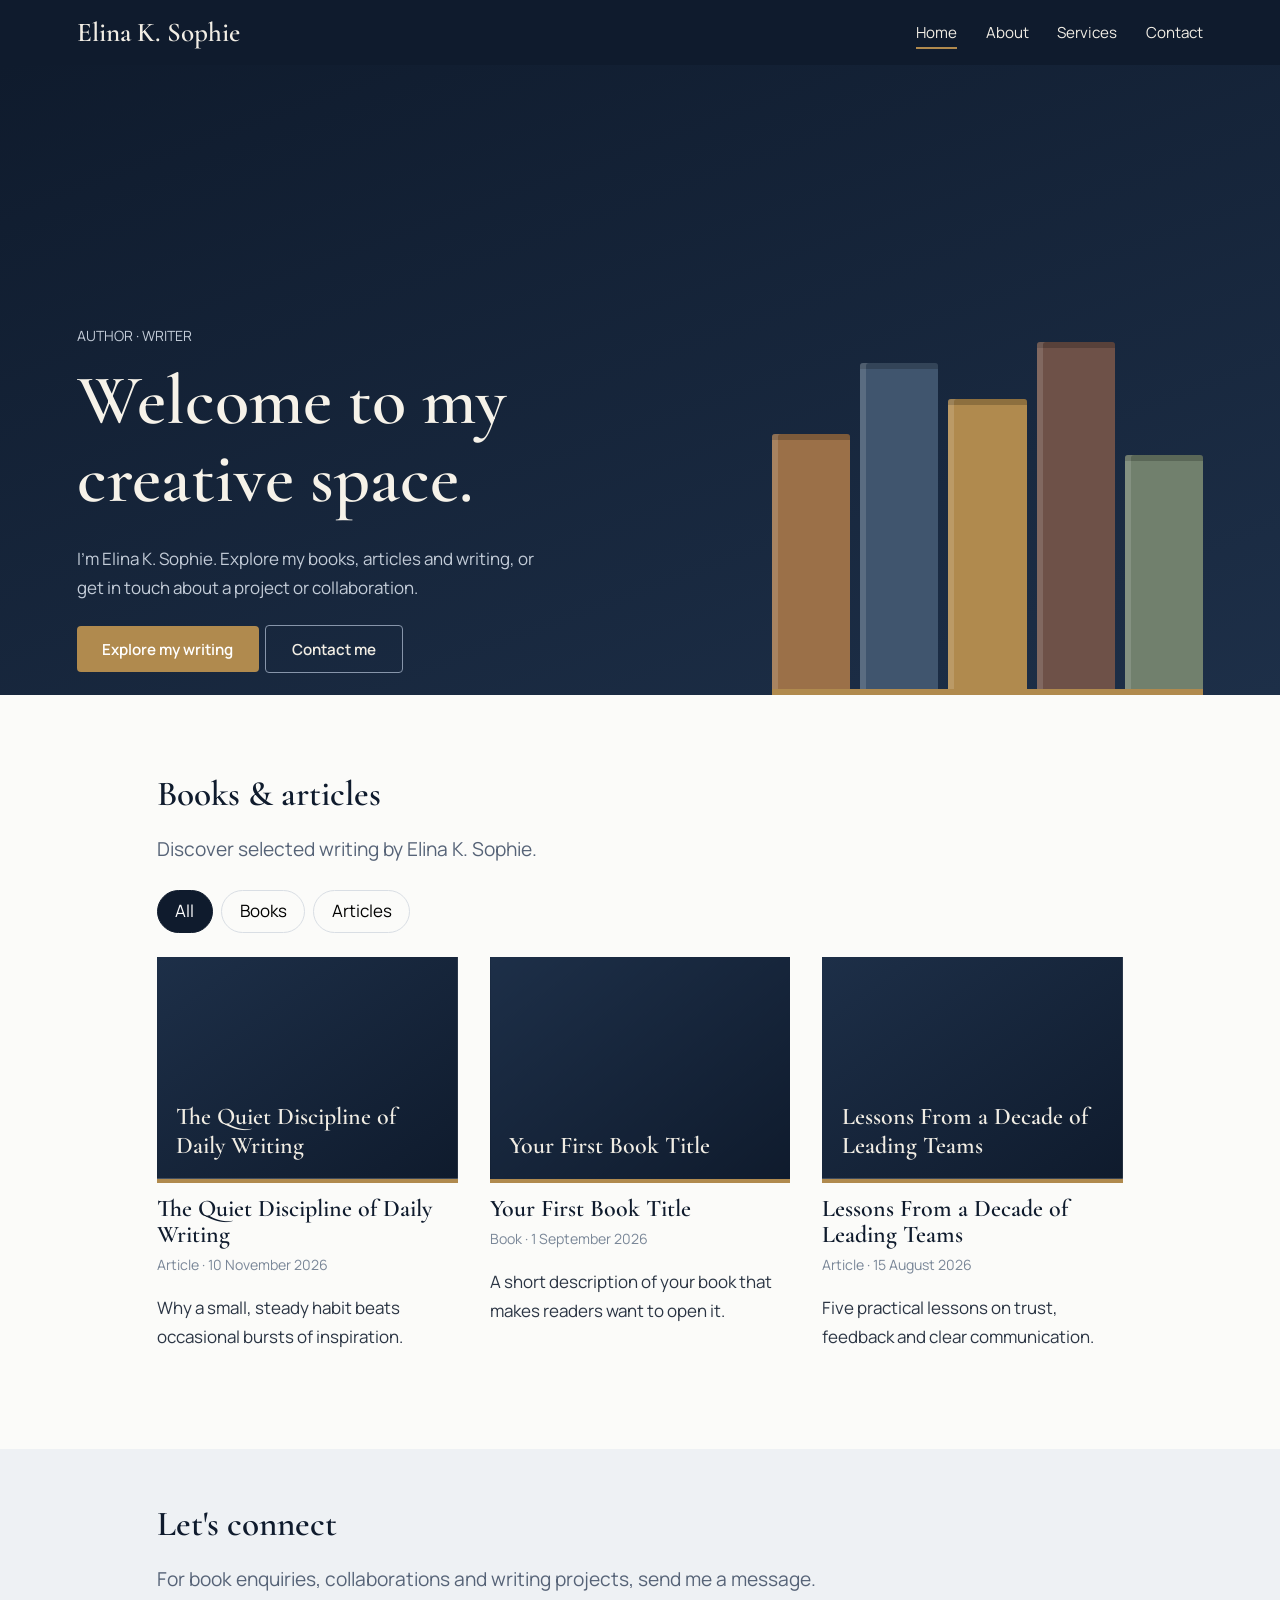
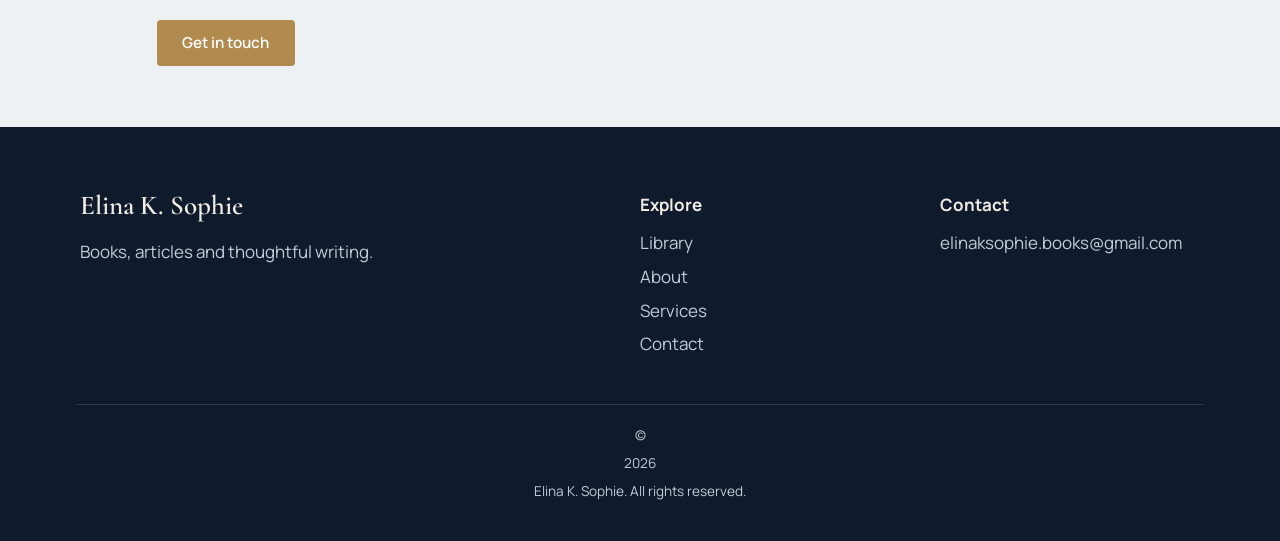
<file: index.html>
<!DOCTYPE html>
<html lang="en">
<head>
<meta charset="utf-8">
<meta name="viewport" content="width=device-width,initial-scale=1">
<title>Elina K. Sophie | Author &amp; Writer</title>
<meta name="description" content="The official website of Elina K. Sophie — books, articles and thoughtful writing.">
<meta name="author" content="Elina K. Sophie">
<link rel="preconnect" href="https://fonts.googleapis.com">
<link rel="preconnect" href="https://fonts.gstatic.com" crossorigin>
<link href="https://fonts.googleapis.com/css2?family=Cormorant+Garamond:wght@500;600;700&family=Manrope:wght@400;500;600&display=swap" rel="stylesheet">
<link rel="stylesheet" href="css/style.css">
</head>
<body>
<header class="nav">
<a class="logo" href="index.html">Elina K. Sophie</a>
<button class="burger" aria-label="Menu" onclick="document.body.classList.toggle('open')">Menu</button>
<nav><a class="on" href="index.html">Home</a><a href="about.html">About</a><a href="services.html">Services</a><a href="contact.html">Contact</a></nav>
</header>
<main>
<section class="hero">
<div>
<p class="meta">AUTHOR · WRITER</p>
<h1>Welcome to my creative space.</h1>
<p>I'm Elina K. Sophie. Explore my books, articles and writing, or get in touch about a project or collaboration.</p>
<p><a class="btn" href="#library">Explore my writing</a><a class="btn ghost" href="contact.html">Contact me</a></p>
</div>
<div class="shelf" aria-hidden="true"><i style="--h:72%;--c:#9b7048"></i><i style="--h:92%;--c:#40556e"></i><i style="--h:82%;--c:#b08a4e"></i><i style="--h:98%;--c:#6e5148"></i><i style="--h:66%;--c:#71806d"></i></div>
</section>
<section class="wrap" id="library">
<h2>Books &amp; articles</h2>
<p class="lead">Discover selected writing by Elina K. Sophie.</p>
<div class="filters"><button class="on" data-f="all">All</button><button data-f="Book">Books</button><button data-f="Article">Articles</button></div>
<div class="grid" id="posts"><p>Loading the library…</p></div>
</section>
<section class="band"><div class="wrap"><h2>Let's connect</h2><p class="lead">For book enquiries, collaborations and writing projects, send me a message.</p><a class="btn" href="contact.html">Get in touch</a></div></section>
</main>
<footer><div class="fgrid"><div><p class="logo">Elina K. Sophie</p><p>Books, articles and thoughtful writing.</p></div><div><h4>Explore</h4><a href="#library">Library</a><a href="about.html">About</a><a href="services.html">Services</a><a href="contact.html">Contact</a></div><div><h4>Contact</h4><a href="mailto:elinaksophie.books@gmail.com">elinaksophie.books@gmail.com</a></div></div><p class="copy">&copy; <span id="yr"></span> Elina K. Sophie. All rights reserved.</p></footer>
<script src="js/main.js"></script>
</body>
</html>
</file>
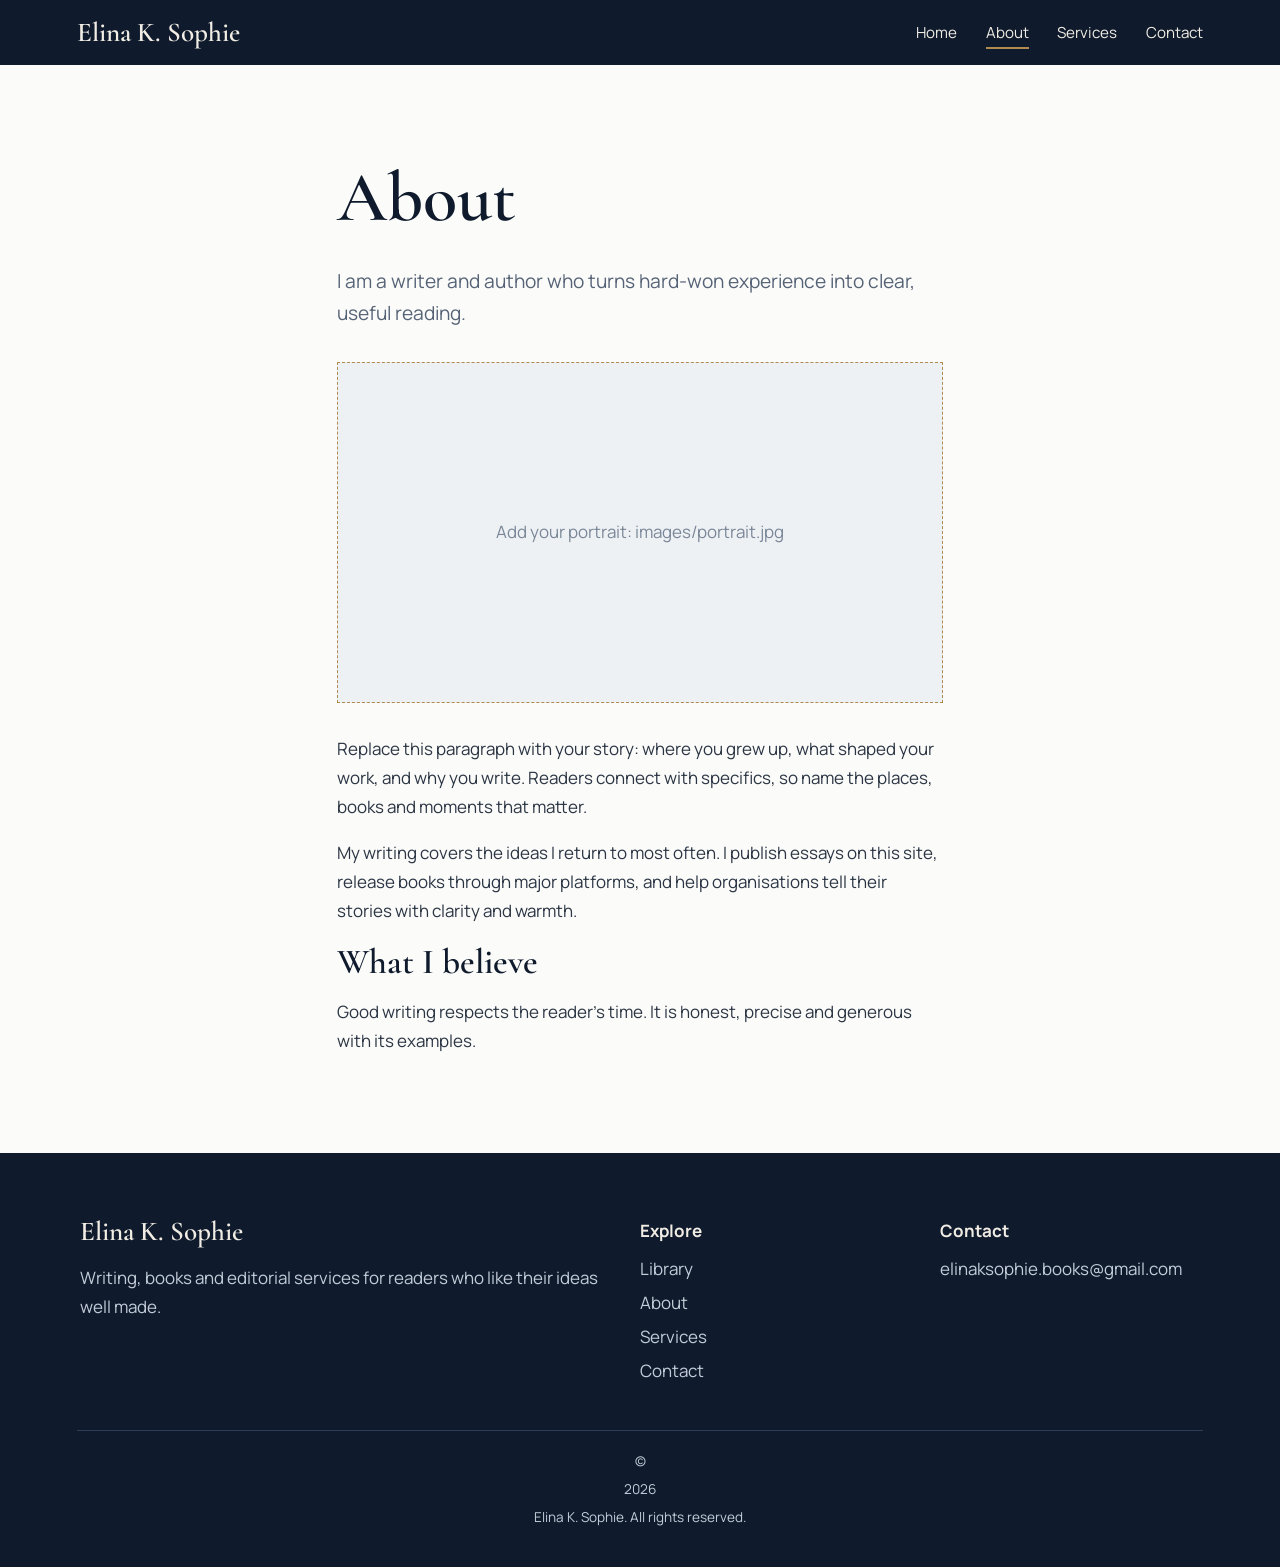
<file: about.html>
<!DOCTYPE html><html lang="en"><head><title>About | Elina K. Sophie</title><meta charset="utf-8"><meta name="viewport" content="width=device-width,initial-scale=1"><link rel="preconnect" href="https://fonts.googleapis.com"><link rel="preconnect" href="https://fonts.gstatic.com" crossorigin><link href="https://fonts.googleapis.com/css2?family=Cormorant+Garamond:wght@500;600;700&family=Manrope:wght@400;500;600&display=swap" rel="stylesheet"><link rel="stylesheet" href="css/style.css"><meta name="description" content="Essays, books and thoughtful writing by Elina K. Sophie."><script src="https://identity.netlify.com/v1/netlify-identity-widget.js"></script></head><body>
<header class="nav"><a class="logo" href="index.html">Elina K. Sophie</a><button class="burger" aria-label="Menu" onclick="document.body.classList.toggle('open')">Menu</button><nav><a href="index.html" >Home</a><a href="about.html" class="on">About</a><a href="services.html" >Services</a><a href="contact.html" >Contact</a></nav></header>
<main>
<section class="wrap narrow"><h1>About</h1><p class="lead">I am a writer and author who turns hard-won experience into clear, useful reading.</p><div class="pic" role="img" aria-label="Portrait placeholder">Add your portrait: images/portrait.jpg</div><p>Replace this paragraph with your story: where you grew up, what shaped your work, and why you write. Readers connect with specifics, so name the places, books and moments that matter.</p><p>My writing covers the ideas I return to most often. I publish essays on this site, release books through major platforms, and help organisations tell their stories with clarity and warmth.</p><h2>What I believe</h2><p>Good writing respects the reader&#39;s time. It is honest, precise and generous with its examples.</p></section>
</main>
<footer><div class="fgrid"><div><p class="logo">Elina K. Sophie</p><p>Writing, books and editorial services for readers who like their ideas well made.</p></div><div><h4>Explore</h4><a href="index.html#library">Library</a><a href="about.html">About</a><a href="services.html">Services</a><a href="contact.html">Contact</a></div><div><h4>Contact</h4><a href="mailto:elinaksophie.books@gmail.com">elinaksophie.books@gmail.com</a><span></span></div></div><p class="copy">&copy; <span id="yr"></span> Elina K. Sophie. All rights reserved.</p></footer>
<script src="js/main.js"></script></body></html>
</file>
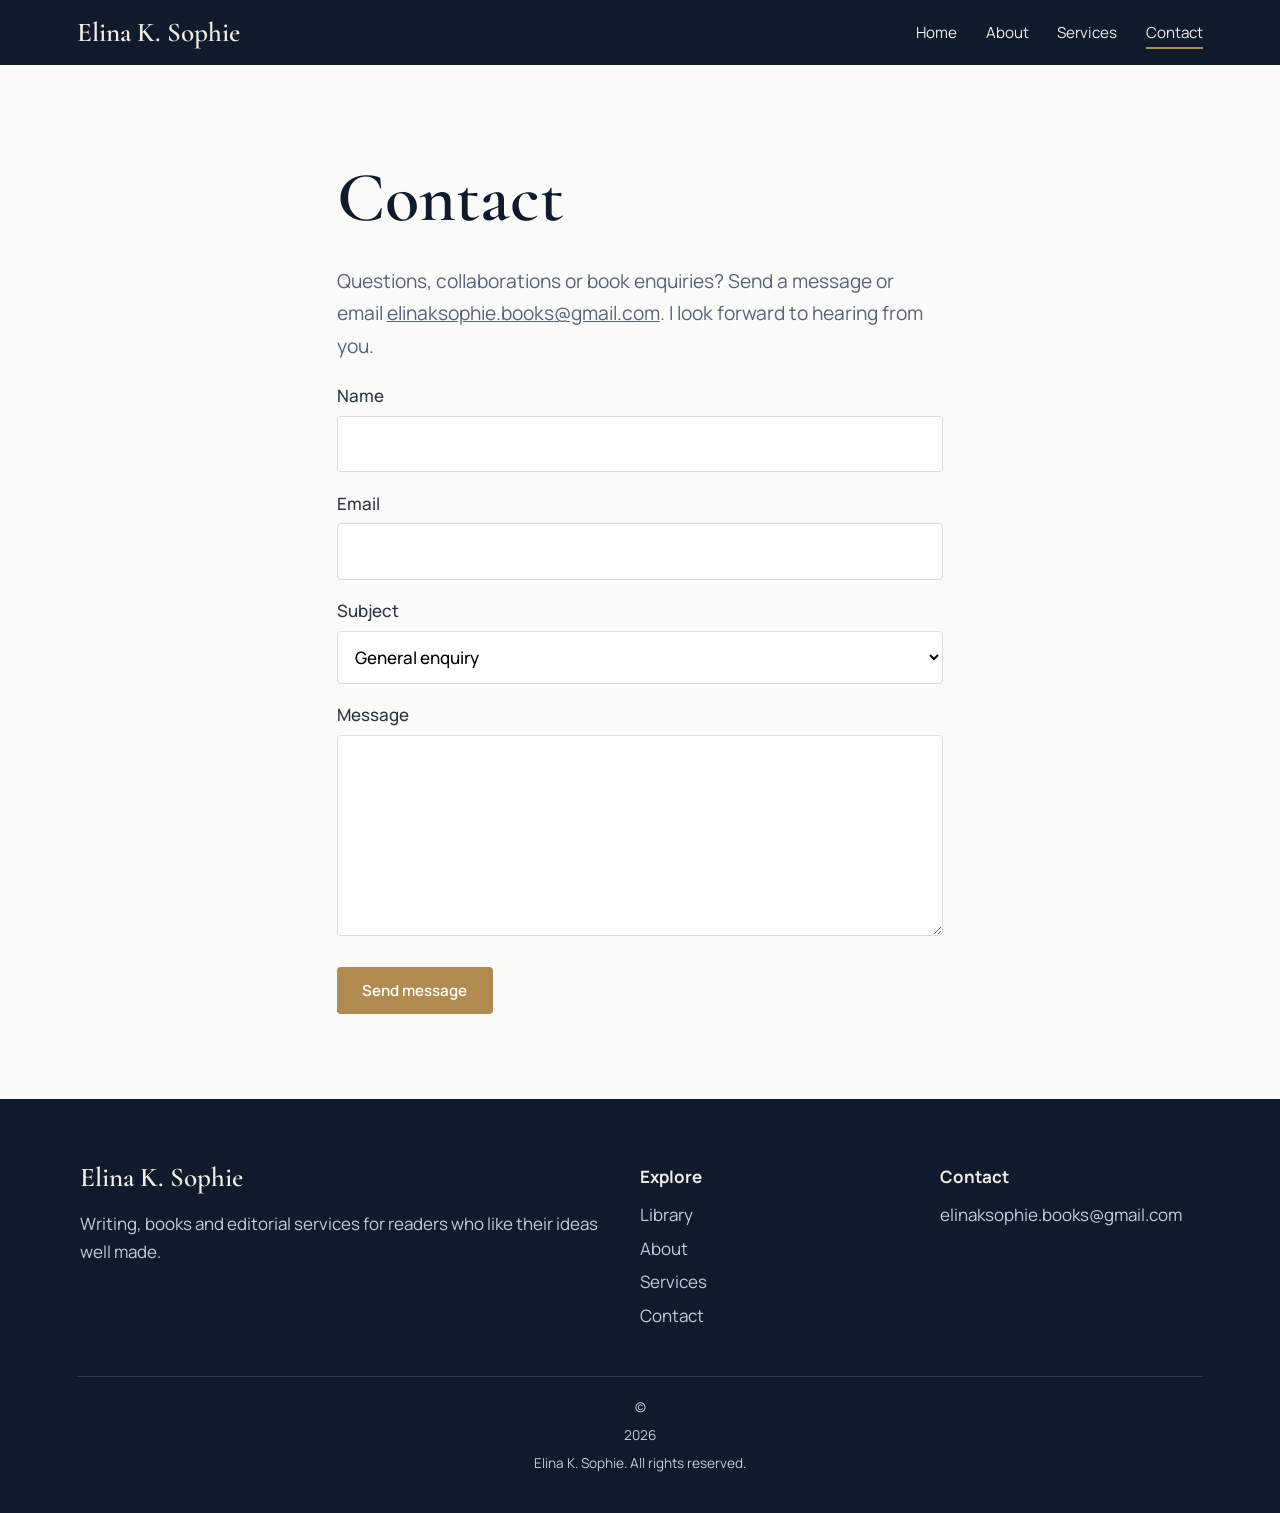
<file: contact.html>
<!DOCTYPE html><html lang="en"><head><title>Contact | Elina K. Sophie</title><meta charset="utf-8"><meta name="viewport" content="width=device-width,initial-scale=1"><link rel="preconnect" href="https://fonts.googleapis.com"><link rel="preconnect" href="https://fonts.gstatic.com" crossorigin><link href="https://fonts.googleapis.com/css2?family=Cormorant+Garamond:wght@500;600;700&family=Manrope:wght@400;500;600&display=swap" rel="stylesheet"><link rel="stylesheet" href="css/style.css"><meta name="description" content="Essays, books and thoughtful writing by Elina K. Sophie."><script src="https://identity.netlify.com/v1/netlify-identity-widget.js"></script></head><body>
<header class="nav"><a class="logo" href="index.html">Elina K. Sophie</a><button class="burger" aria-label="Menu" onclick="document.body.classList.toggle('open')">Menu</button><nav><a href="index.html" >Home</a><a href="about.html" >About</a><a href="services.html" >Services</a><a href="contact.html" class="on">Contact</a></nav></header>
<main>
<section class="wrap narrow"><h1>Contact</h1><p class="lead">Questions, collaborations or book enquiries? Send a message or email <a href="mailto:elinaksophie.books@gmail.com">elinaksophie.books@gmail.com</a>. I look forward to hearing from you.</p><form name="contact" method="POST" action="/thanks.html" data-netlify="true" netlify-honeypot="bot" class="stack"><input type="hidden" name="form-name" value="contact"><p hidden><label>Skip: <input name="bot"></label></p><label>Name<input name="name" required></label><label>Email<input type="email" name="email" required></label><label>Subject<select name="subject"><option>General enquiry</option><option>Book a service</option><option>Speaking</option></select></label><label>Message<textarea name="message" rows="6" required></textarea></label><button class="btn">Send message</button></form></section>
</main>
<footer><div class="fgrid"><div><p class="logo">Elina K. Sophie</p><p>Writing, books and editorial services for readers who like their ideas well made.</p></div><div><h4>Explore</h4><a href="index.html#library">Library</a><a href="about.html">About</a><a href="services.html">Services</a><a href="contact.html">Contact</a></div><div><h4>Contact</h4><a href="mailto:elinaksophie.books@gmail.com">elinaksophie.books@gmail.com</a><span></span></div></div><p class="copy">&copy; <span id="yr"></span> Elina K. Sophie. All rights reserved.</p></footer>
<script src="js/main.js"></script></body></html>
</file>
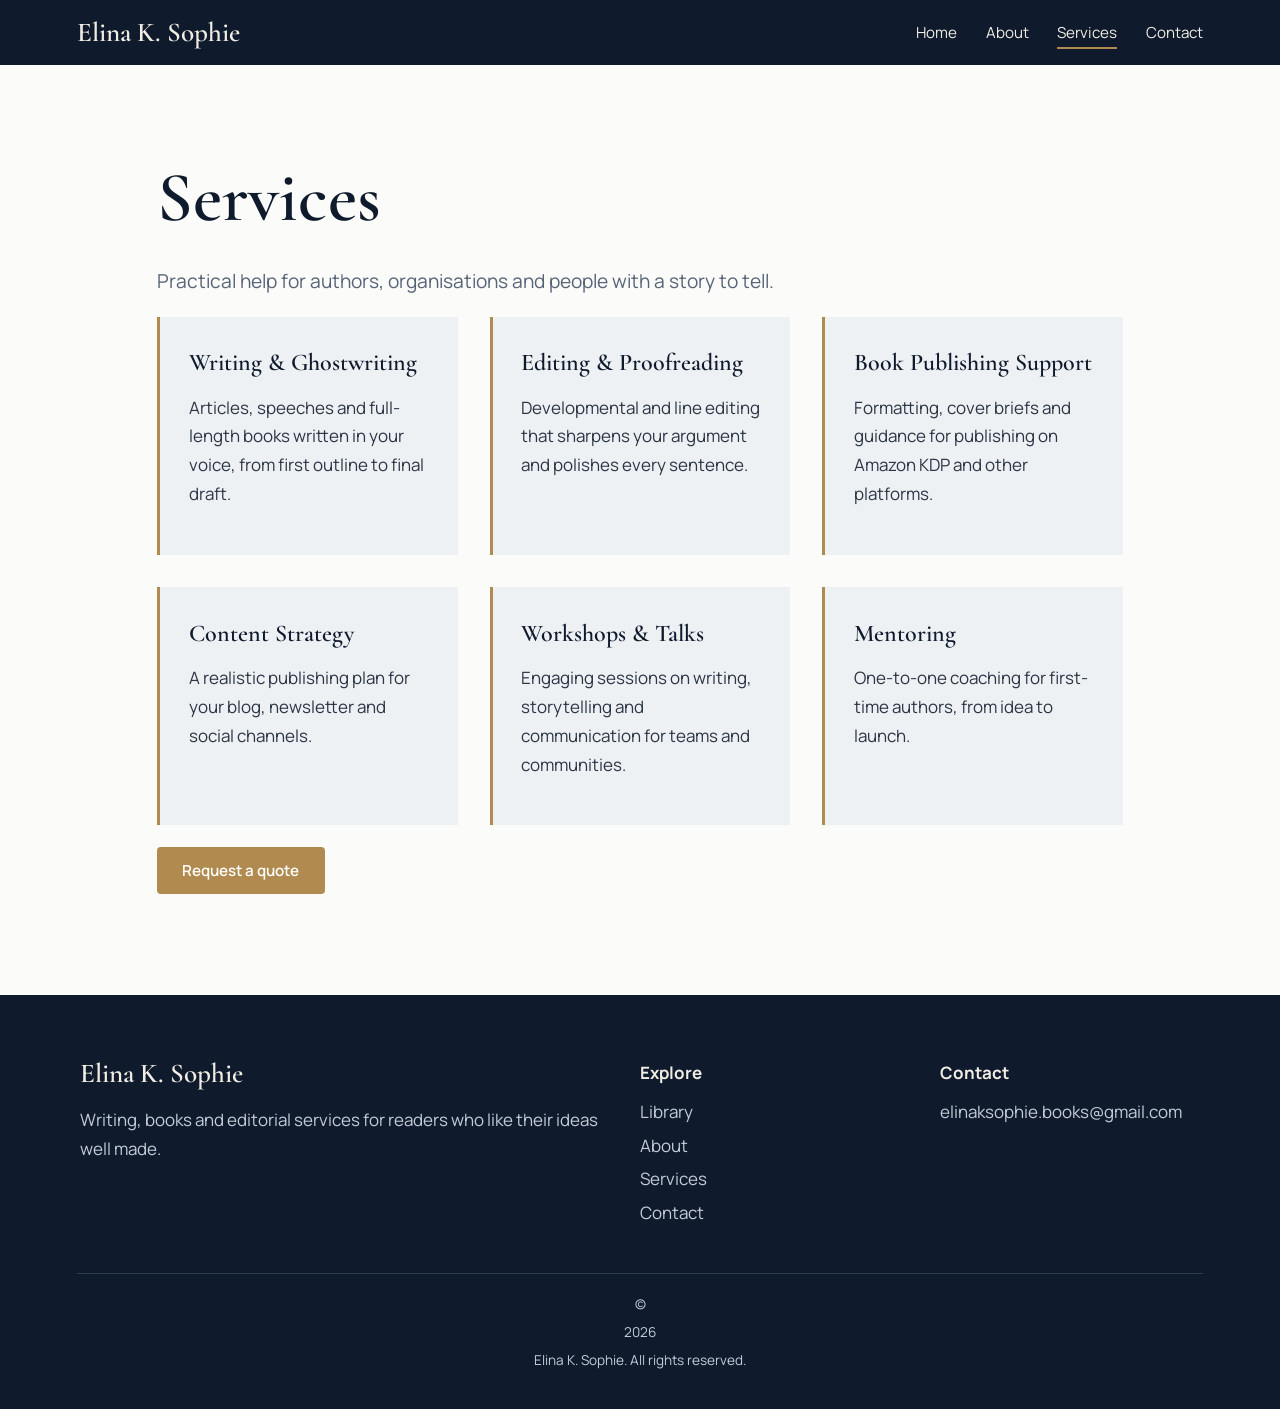
<file: services.html>
<!DOCTYPE html><html lang="en"><head><title>Services | Elina K. Sophie</title><meta charset="utf-8"><meta name="viewport" content="width=device-width,initial-scale=1"><link rel="preconnect" href="https://fonts.googleapis.com"><link rel="preconnect" href="https://fonts.gstatic.com" crossorigin><link href="https://fonts.googleapis.com/css2?family=Cormorant+Garamond:wght@500;600;700&family=Manrope:wght@400;500;600&display=swap" rel="stylesheet"><link rel="stylesheet" href="css/style.css"><meta name="description" content="Essays, books and thoughtful writing by Elina K. Sophie."><script src="https://identity.netlify.com/v1/netlify-identity-widget.js"></script></head><body>
<header class="nav"><a class="logo" href="index.html">Elina K. Sophie</a><button class="burger" aria-label="Menu" onclick="document.body.classList.toggle('open')">Menu</button><nav><a href="index.html" >Home</a><a href="about.html" >About</a><a href="services.html" class="on">Services</a><a href="contact.html" >Contact</a></nav></header>
<main>
<section class="wrap"><h1>Services</h1><p class="lead">Practical help for authors, organisations and people with a story to tell.</p><div class="grid three"><article class="card"><h3>Writing &amp; Ghostwriting</h3><p>Articles, speeches and full-length books written in your voice, from first outline to final draft.</p></article><article class="card"><h3>Editing &amp; Proofreading</h3><p>Developmental and line editing that sharpens your argument and polishes every sentence.</p></article><article class="card"><h3>Book Publishing Support</h3><p>Formatting, cover briefs and guidance for publishing on Amazon KDP and other platforms.</p></article><article class="card"><h3>Content Strategy</h3><p>A realistic publishing plan for your blog, newsletter and social channels.</p></article><article class="card"><h3>Workshops &amp; Talks</h3><p>Engaging sessions on writing, storytelling and communication for teams and communities.</p></article><article class="card"><h3>Mentoring</h3><p>One-to-one coaching for first-time authors, from idea to launch.</p></article></div><p><a class="btn" href="contact.html">Request a quote</a></p></section>
</main>
<footer><div class="fgrid"><div><p class="logo">Elina K. Sophie</p><p>Writing, books and editorial services for readers who like their ideas well made.</p></div><div><h4>Explore</h4><a href="index.html#library">Library</a><a href="about.html">About</a><a href="services.html">Services</a><a href="contact.html">Contact</a></div><div><h4>Contact</h4><a href="mailto:elinaksophie.books@gmail.com">elinaksophie.books@gmail.com</a><span></span></div></div><p class="copy">&copy; <span id="yr"></span> Elina K. Sophie. All rights reserved.</p></footer>
<script src="js/main.js"></script></body></html>
</file>
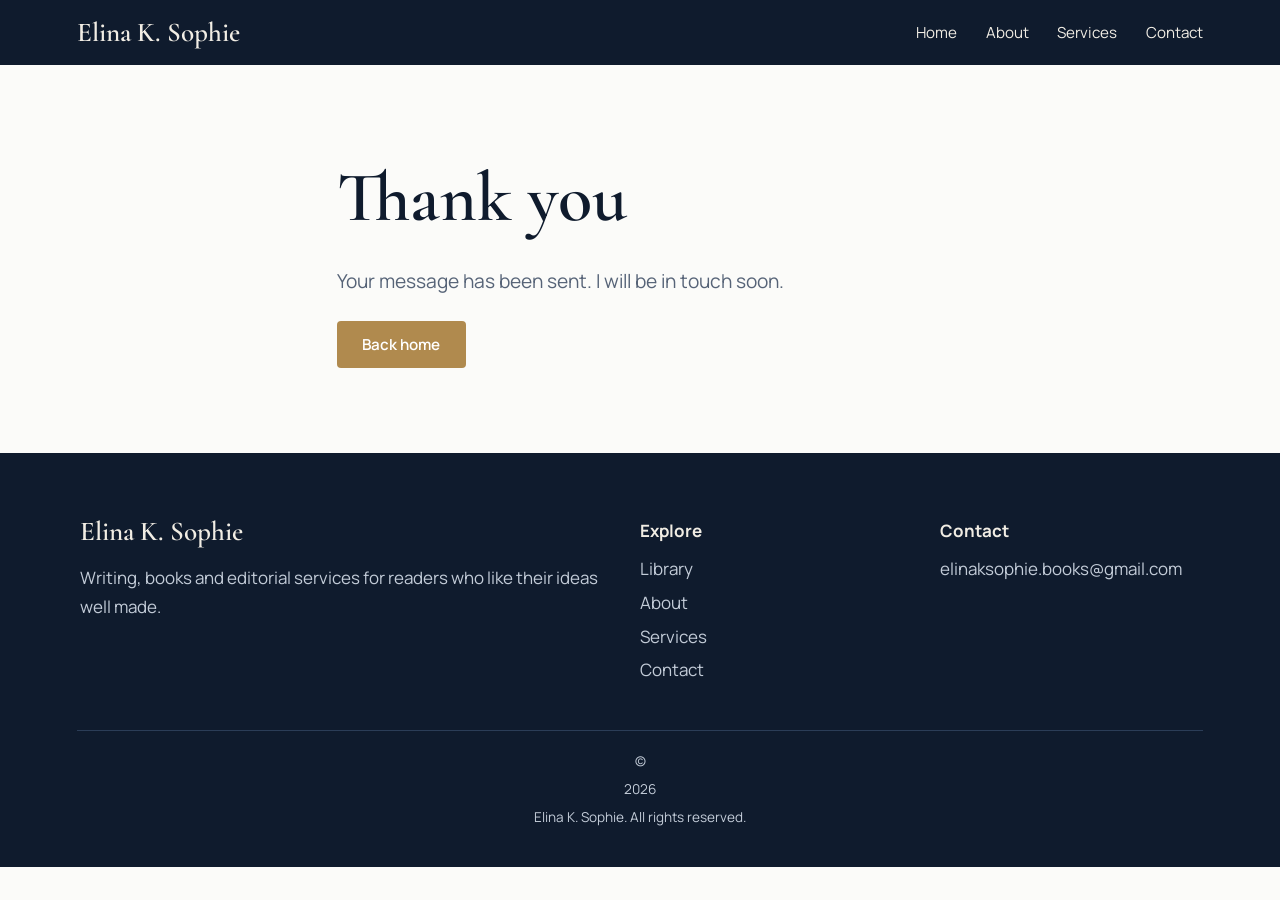
<file: thanks.html>
<!DOCTYPE html><html lang="en"><head><title>Thank you | Elina K. Sophie</title><meta charset="utf-8"><meta name="viewport" content="width=device-width,initial-scale=1"><link rel="preconnect" href="https://fonts.googleapis.com"><link rel="preconnect" href="https://fonts.gstatic.com" crossorigin><link href="https://fonts.googleapis.com/css2?family=Cormorant+Garamond:wght@500;600;700&family=Manrope:wght@400;500;600&display=swap" rel="stylesheet"><link rel="stylesheet" href="css/style.css"><meta name="description" content="Essays, books and thoughtful writing by Elina K. Sophie."><script src="https://identity.netlify.com/v1/netlify-identity-widget.js"></script></head><body>
<header class="nav"><a class="logo" href="index.html">Elina K. Sophie</a><button class="burger" aria-label="Menu" onclick="document.body.classList.toggle('open')">Menu</button><nav><a href="index.html" >Home</a><a href="about.html" >About</a><a href="services.html" >Services</a><a href="contact.html" >Contact</a></nav></header>
<main>
<section class="wrap narrow"><h1>Thank you</h1><p class="lead">Your message has been sent. I will be in touch soon.</p><a class="btn" href="index.html">Back home</a></section>
</main>
<footer><div class="fgrid"><div><p class="logo">Elina K. Sophie</p><p>Writing, books and editorial services for readers who like their ideas well made.</p></div><div><h4>Explore</h4><a href="index.html#library">Library</a><a href="about.html">About</a><a href="services.html">Services</a><a href="contact.html">Contact</a></div><div><h4>Contact</h4><a href="mailto:elinaksophie.books@gmail.com">elinaksophie.books@gmail.com</a><span></span></div></div><p class="copy">&copy; <span id="yr"></span> Elina K. Sophie. All rights reserved.</p></footer>
<script src="js/main.js"></script></body></html>
</file>
<file: css/style.css>
:root{--ink:#0f1b2d;--navy:#1d2f48;--brass:#b08a4e;--mist:#eef1f4;--text:#2b3544;--bg:#fbfbf9;--line:#d9dee4}
*{box-sizing:border-box}html{scroll-behavior:smooth}
body{margin:0;font:400 17px/1.7 Manrope,system-ui,sans-serif;color:var(--text);background:var(--bg)}
h1,h2,h3,.logo{font-family:'Cormorant Garamond',Georgia,serif;color:var(--ink);line-height:1.1;font-weight:600}
h1{font-size:clamp(2.4rem,6vw,4.4rem);margin:.2em 0 .4em}h2{font-size:2.2rem;margin:0 0 .3em}h3{font-size:1.5rem;margin:.2em 0}
a{color:inherit}:focus-visible{outline:2px solid var(--brass);outline-offset:3px}
.nav{display:flex;justify-content:space-between;align-items:center;padding:1.1rem 6vw;background:var(--ink);position:sticky;top:0;z-index:5}
.nav .logo,.nav nav a{color:#f1ede4;text-decoration:none}.logo{font-size:1.7rem}
.nav nav a{margin-left:1.8rem;font-size:.95rem;padding-bottom:4px;border-bottom:2px solid transparent}.nav nav a:hover,.nav nav a.on{border-color:var(--brass)}
.burger{display:none;background:none;border:1px solid #6b7a90;color:#f1ede4;padding:.3rem .8rem;border-radius:4px}
.hero{display:grid;grid-template-columns:1.2fr .8fr;gap:3rem;align-items:end;background:linear-gradient(160deg,var(--ink),var(--navy));padding:6rem 6vw 0;min-height:70vh}
.hero h1{color:#f6f2e9;max-width:14ch}.hero p{color:#c3ccd8;max-width:46ch}
.shelf{display:flex;align-items:flex-end;gap:10px;height:360px;border-bottom:6px solid var(--brass)}
.shelf i{flex:1;height:var(--h);background:var(--c);border-radius:3px 3px 0 0;box-shadow:inset 6px 0 0 #ffffff22,inset 0 20px 0 -14px #00000033}
.btn{display:inline-block;background:var(--brass);color:#fff;padding:.8rem 1.6rem;border:0;border-radius:4px;text-decoration:none;font:600 .95rem Manrope;cursor:pointer;margin:.3rem .4rem .3rem 0}
.btn:hover{background:#8f6e3b}.btn.ghost{background:none;border:1px solid #8795aa;color:#f1ede4}
.wrap{max-width:1120px;margin:0 auto;padding:5rem 6vw}.narrow{max-width:760px}.lead{font-size:1.2rem;color:#566377}
.filters{margin:1.5rem 0}.filters button{background:none;border:1px solid var(--line);padding:.4rem 1.1rem;border-radius:99px;margin-right:.5rem;cursor:pointer;font:inherit}.filters .on{background:var(--ink);color:#fff;border-color:var(--ink)}
.grid{display:grid;grid-template-columns:repeat(auto-fill,minmax(280px,1fr));gap:2rem}.three{grid-template-columns:repeat(auto-fit,minmax(290px,1fr))}
.post{cursor:pointer}.cover{aspect-ratio:4/3;background:linear-gradient(145deg,var(--navy),var(--ink));display:flex;align-items:end;padding:1.2rem;color:#f1ede4;font:600 1.5rem 'Cormorant Garamond',serif;border-bottom:4px solid var(--brass);background-size:cover;background-position:center}
.post h3{margin-top:.8rem}.meta{color:#7a8798;font-size:.88rem;margin:0}
.card{padding:1.8rem;border-left:3px solid var(--brass);background:var(--mist)}
.band{background:var(--mist)}.band .wrap{padding:3.5rem 6vw}
.inline{display:flex;gap:.6rem;flex-wrap:wrap}.inline input{flex:1;min-width:220px}
input,textarea,select{width:100%;padding:.8rem;border:1px solid var(--line);border-radius:4px;font:inherit;background:#fff}
.stack label{display:block;margin-bottom:1.1rem;font-weight:500}.stack input,.stack textarea,.stack select{margin-top:.3rem}
.pic{background:var(--mist);border:1px dashed var(--brass);aspect-ratio:16/9;display:grid;place-items:center;margin:2rem 0;color:#7a8798;text-align:center}
dialog{max-width:680px;width:92%;border:0;padding:2rem;border-radius:6px}dialog::backdrop{background:#0f1b2dcc}.x{float:right;border:0;background:none;cursor:pointer;font:inherit}
footer{background:var(--ink);color:#c3ccd8;padding:4rem 6vw 1.5rem}.fgrid{display:grid;grid-template-columns:2fr 1fr 1fr;gap:2.5rem;max-width:1120px;margin:auto}
footer .logo{color:#f1ede4;margin:0}footer h4{color:#f1ede4;margin:0 0 .6rem}footer a,footer span{display:block;text-decoration:none;margin:.3rem 0}footer a:hover{color:var(--brass)}
.copy{text-align:center;border-top:1px solid #2b3d57;margin-top:2.5rem;padding-top:1.2rem;font-size:.85rem}
@media(max-width:800px){.hero{grid-template-columns:1fr;padding-top:4rem}.shelf{height:200px}.fgrid{grid-template-columns:1fr}.burger{display:block}.nav nav{display:none;position:absolute;top:100%;left:0;right:0;background:var(--ink);padding:1rem 6vw}.open .nav nav{display:block}.nav nav a{display:block;margin:.8rem 0}}
@media(prefers-reduced-motion:reduce){html{scroll-behavior:auto}}
</file>
